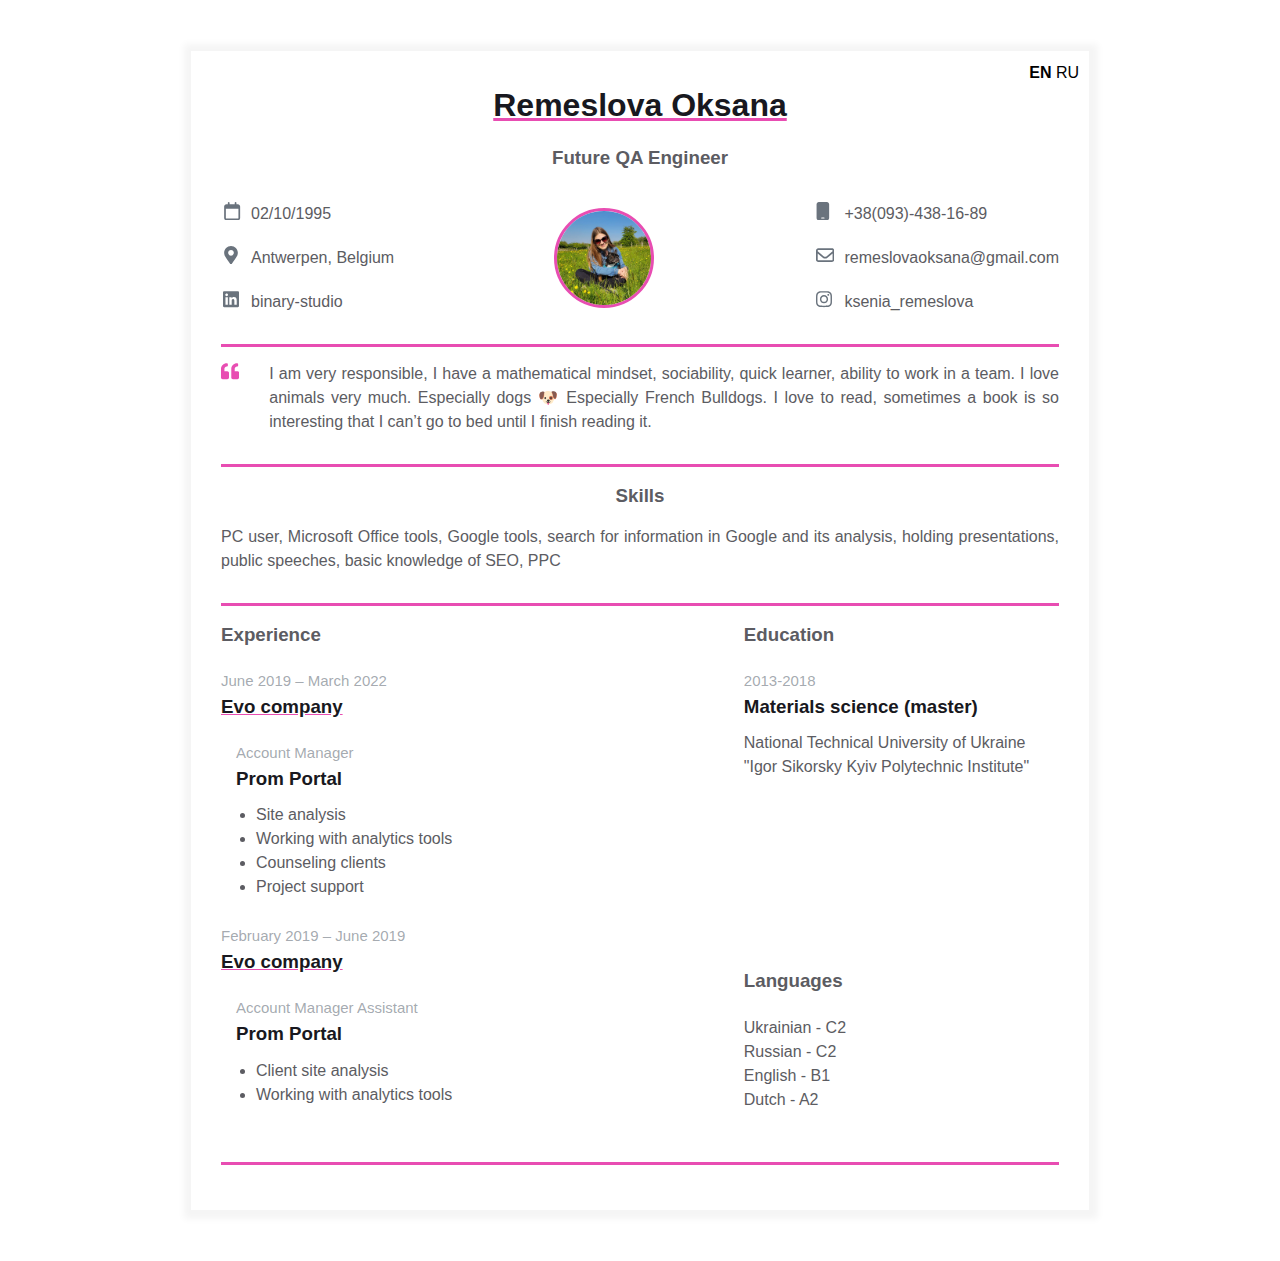
<file: index.html>
<!DOCTYPE html>
<html>

<head>
  <link rel="stylesheet" href="styles.css">
  <meta name="viewport" content="width=device-width, initial-scale=1" />
  <meta charset="UTF-8" />
  <title>Resume Remeslova Oksana</title>
</head>

<body>
  <main>
    <div class="resume">
      <div class="navigation">
        <span class="navigation__current">EN</span>
        <a class="navigation__next" href="./RU/index.html">RU</a>
      </div>
      <div class="container">
        <div class="resume__block">
          <h1 class="contact-info__header">Remeslova Oksana</h1>
          <h3 class="contact-info__sub-header">Future QA Engineer</h3>
          <div class="contact_info_container fh">
            <div class="contact-info__block">
              <a href="https://tenor.com/bVdfo.gif" target="_blank" rel="author" class="contact-info__item">
                <div class="contact-info__item-icon-wrapper">
                  <svg class="contact-info__item-icon" xmlns="http://www.w3.org/2000/svg" viewBox="0 0 384 512">
                    <path
                      d="M152 64H296V24C296 10.75 306.7 0 320 0C333.3 0 344 10.75 344 24V64H384C419.3 64 448 92.65 448 128V448C448 483.3 419.3 512 384 512H64C28.65 512 0 483.3 0 448V128C0 92.65 28.65 64 64 64H104V24C104 10.75 114.7 0 128 0C141.3 0 152 10.75 152 24V64zM48 448C48 456.8 55.16 464 64 464H384C392.8 464 400 456.8 400 448V192H48V448z">
                    </path>
                  </svg>
                </div>
                <span>02/10/1995</span>
              </a>
              <a href="https://goo.gl/maps/hW6G6xXFYZ78XJX27" target="_blank" rel="author" class="contact-info__item">
                <div class="contact-info__item-icon-wrapper">
                  <svg class="contact-info__item-icon" xmlns="http://www.w3.org/2000/svg" viewBox="0 0 384 512">
                    <path
                      d="M172.268 501.67C26.97 291.031 0 269.413 0 192 0 85.961 85.961 0 192 0s192 85.961 192 192c0 77.413-26.97 99.031-172.268 309.67-9.535 13.774-29.93 13.773-39.464 0zM192 272c44.183 0 80-35.817 80-80s-35.817-80-80-80-80 35.817-80 80 35.817 80 80 80z">
                    </path>
                  </svg>
                </div>
                <span>Antwerpen, Belgium</span>
              </a>
              <a href="https://ua.linkedin.com/company/binary-studio_241166" rel="author" class="contact-info__item">
                <div class="contact-info__item-icon-wrapper">
                  <svg class="contact-info__item-icon" xmlns="http://www.w3.org/2000/svg" viewBox="0 0 448 512">
                    <path
                      d="M416 32H31.9C14.3 32 0 46.5 0 64.3v383.4C0 465.5 14.3 480 31.9 480H416c17.6 0 32-14.5 32-32.3V64.3c0-17.8-14.4-32.3-32-32.3zM135.4 416H69V202.2h66.5V416zm-33.2-243c-21.3 0-38.5-17.3-38.5-38.5S80.9 96 102.2 96c21.2 0 38.5 17.3 38.5 38.5 0 21.3-17.2 38.5-38.5 38.5zm282.1 243h-66.4V312c0-24.8-.5-56.7-34.5-56.7-34.6 0-39.9 27-39.9 54.9V416h-66.4V202.2h63.7v29.2h.9c8.9-16.8 30.6-34.5 62.9-34.5 67.2 0 79.7 44.3 79.7 101.9V416z">
                    </path>
                  </svg>
                </div>
                <span>binary-studio</span>
              </a>
            </div>
            <div class="contact-info__block contact-info__block--center">
              <img class="contact-info__avatar" src="assets/avatar.jpeg" alt="Avatar">
            </div>
            <div class="contact-info__block">
              <a href="tel:+380934381689" rel="author" class="contact-info__item">
                <div class="contact-info__item-icon-wrapper">
                  <svg class="contact-info__item-icon" xmlns="http://www.w3.org/2000/svg" viewBox="0 0 448 512">
                    <path
                      d="M80 0C44.7 0 16 28.7 16 64V448c0 35.3 28.7 64 64 64H304c35.3 0 64-28.7 64-64V64c0-35.3-28.7-64-64-64H80zm80 432h64c8.8 0 16 7.2 16 16s-7.2 16-16 16H160c-8.8 0-16-7.2-16-16s7.2-16 16-16z">
                    </path>
                  </svg>
                </div>
                <span>+38(093)-438-16-89</span>
              </a>
              <a href="mailto:remeslovaoksana@gmail.com" rel="author" class="contact-info__item">
                <div class="contact-info__item-icon-wrapper">
                  <svg class="contact-info__item-icon" xmlns="http://www.w3.org/2000/svg" viewBox="0 0 448 512">
                    <path
                      d="M64 112c-8.8 0-16 7.2-16 16v22.1L220.5 291.7c20.7 17 50.4 17 71.1 0L464 150.1V128c0-8.8-7.2-16-16-16H64zM48 212.2V384c0 8.8 7.2 16 16 16H448c8.8 0 16-7.2 16-16V212.2L322 328.8c-38.4 31.5-93.7 31.5-132 0L48 212.2zM0 128C0 92.7 28.7 64 64 64H448c35.3 0 64 28.7 64 64V384c0 35.3-28.7 64-64 64H64c-35.3 0-64-28.7-64-64V128z">
                    </path>
                  </svg>
                </div>
                <span>remeslovaoksana@gmail.com</span>
              </a>
              <a href="https://www.instagram.com/ksenia_remeslova/" target="_blank" rel="author"
                class="contact-info__item">
                <div class="contact-info__item-icon-wrapper">
                  <svg class="contact-info__item-icon" xmlns="http://www.w3.org/2000/svg" viewBox="0 0 448 512">
                    <path
                      d="M224.1 141c-63.6 0-114.9 51.3-114.9 114.9s51.3 114.9 114.9 114.9S339 319.5 339 255.9 287.7 141 224.1 141zm0 189.6c-41.1 0-74.7-33.5-74.7-74.7s33.5-74.7 74.7-74.7 74.7 33.5 74.7 74.7-33.6 74.7-74.7 74.7zm146.4-194.3c0 14.9-12 26.8-26.8 26.8-14.9 0-26.8-12-26.8-26.8s12-26.8 26.8-26.8 26.8 12 26.8 26.8zm76.1 27.2c-1.7-35.9-9.9-67.7-36.2-93.9-26.2-26.2-58-34.4-93.9-36.2-37-2.1-147.9-2.1-184.9 0-35.8 1.7-67.6 9.9-93.9 36.1s-34.4 58-36.2 93.9c-2.1 37-2.1 147.9 0 184.9 1.7 35.9 9.9 67.7 36.2 93.9s58 34.4 93.9 36.2c37 2.1 147.9 2.1 184.9 0 35.9-1.7 67.7-9.9 93.9-36.2 26.2-26.2 34.4-58 36.2-93.9 2.1-37 2.1-147.8 0-184.8zM398.8 388c-7.8 19.6-22.9 34.7-42.6 42.6-29.5 11.7-99.5 9-132.1 9s-102.7 2.6-132.1-9c-19.6-7.8-34.7-22.9-42.6-42.6-11.7-29.5-9-99.5-9-132.1s-2.6-102.7 9-132.1c7.8-19.6 22.9-34.7 42.6-42.6 29.5-11.7 99.5-9 132.1-9s102.7-2.6 132.1 9c19.6 7.8 34.7 22.9 42.6 42.6 11.7 29.5 9 99.5 9 132.1s2.7 102.7-9 132.1z">
                    </path>
                  </svg>
                </div>
                <span>ksenia_remeslova</span>
              </a>
            </div>
          </div>
        </div>
      </div>
      <div class="container">
        <div class="resume__block">
          <div class="intro">
            <div class="intro__icon-wrapper">
              <svg class="intro__icon" xmlns="http://www.w3.org/2000/svg" viewBox="0 0 512 512">
                <path
                  d="M464 256h-80v-64c0-35.3 28.7-64 64-64h8c13.3 0 24-10.7 24-24V56c0-13.3-10.7-24-24-24h-8c-88.4 0-160 71.6-160 160v240c0 26.5 21.5 48 48 48h128c26.5 0 48-21.5 48-48V304c0-26.5-21.5-48-48-48zm-288 0H96v-64c0-35.3 28.7-64 64-64h8c13.3 0 24-10.7 24-24V56c0-13.3-10.7-24-24-24h-8C71.6 32 0 103.6 0 192v240c0 26.5 21.5 48 48 48h128c26.5 0 48-21.5 48-48V304c0-26.5-21.5-48-48-48z">
                </path>
              </svg>
            </div>
            <p class="intro_text">
              I am very responsible, I have a mathematical mindset, sociability, quick learner, ability to work in a
              team.
              I love animals very much. Especially dogs &#128054; Especially French Bulldogs.
              I love to read, sometimes a book is so interesting that I can’t go to bed until I finish reading it.
            </p>
          </div>
        </div>
      </div>
      <div class="container">
        <div class="resume__block">
          <div class="skills">
            <h3 class="skills__header">Skills</h3>
            <p class="skills__text">
              PC user, Microsoft Office tools, Google tools, search for information in Google and its analysis, holding
              presentations, public speeches,
              basic knowledge of SEO, PPC
            </p>
          </div>
        </div>
      </div>
      <div class="container">
        <div class="resume__block">
          <div class="main-info fh">
            <div class="experiences">
              <h3 class="experiences__header">Experience</h3>
              <div class="experiences__company">
                <div class="experiences__company-header">
                  <span class="experiences__company-header-durability">June 2019 – March 2022</span>
                  <h3 class="experiences__company-header-name">Evo company</h3>
                </div>
                <div class="experiences__company-project">
                  <span class="experiences__company-project-role">Account Manager</span>
                  <h3 class="experiences__company-project-name">Prom Portal</h3>
                  <ul class="experiences__company-project-responsibilities">
                    <li>Site analysis</li>
                    <li>Working with analytics tools</li>
                    <li>Counseling clients</li>
                    <li>Project support</li>
                  </ul>
                </div>
              </div>
              <div class="experiences__company">
                <div class="experiences__company-header">
                  <span class="experiences__company-header-durability">February 2019 – June 2019</span>
                  <h3 class="experiences__company-header-name">Evo company</h3>
                </div>
                <div class="experiences__company-project">
                  <span class="experiences__company-project-role">Account Manager Assistant</span>
                  <h3 class="experiences__company-project-name">Prom Portal</h3>
                  <ul class="experiences__company-project-responsibilities">
                    <li>Client site analysis</li>
                    <li>Working with analytics tools</li>
                  </ul>
                </div>
              </div>
            </div>
            <div class="additional-info fv">
              <div class="additional-info__education">
                <h3 class="additional-info__education-header">Education</h3>
                <div class="additional-info__education-university">
                  <span class="additional-info__education-university-durability">2013-2018</span>
                  <h3 class="additional-info__education-university-speciality">Materials science (master)</h3>
                  <p class="additional-info__education-university-name">National Technical University of Ukraine "Igor
                    Sikorsky Kyiv Polytechnic Institute"
                  </p>
                </div>
              </div>
              <div class="additional-info__languages">
                <h3 class="additional-info__languages-header">Languages</h3>
                <p class="additional-info__languages-item">
                  Ukrainian - С2
                </p>
                <p class="additional-info__languages-item">
                  Russian - С2
                </p>
                <p class="additional-info__languages-item">
                  English - B1
                </p>
                <p class="additional-info__languages-item">
                  Dutch - A2
                </p>
              </div>
            </div>
          </div>
        </div>
      </div>
    </div>
  </main>

</body>

</html>
</file>
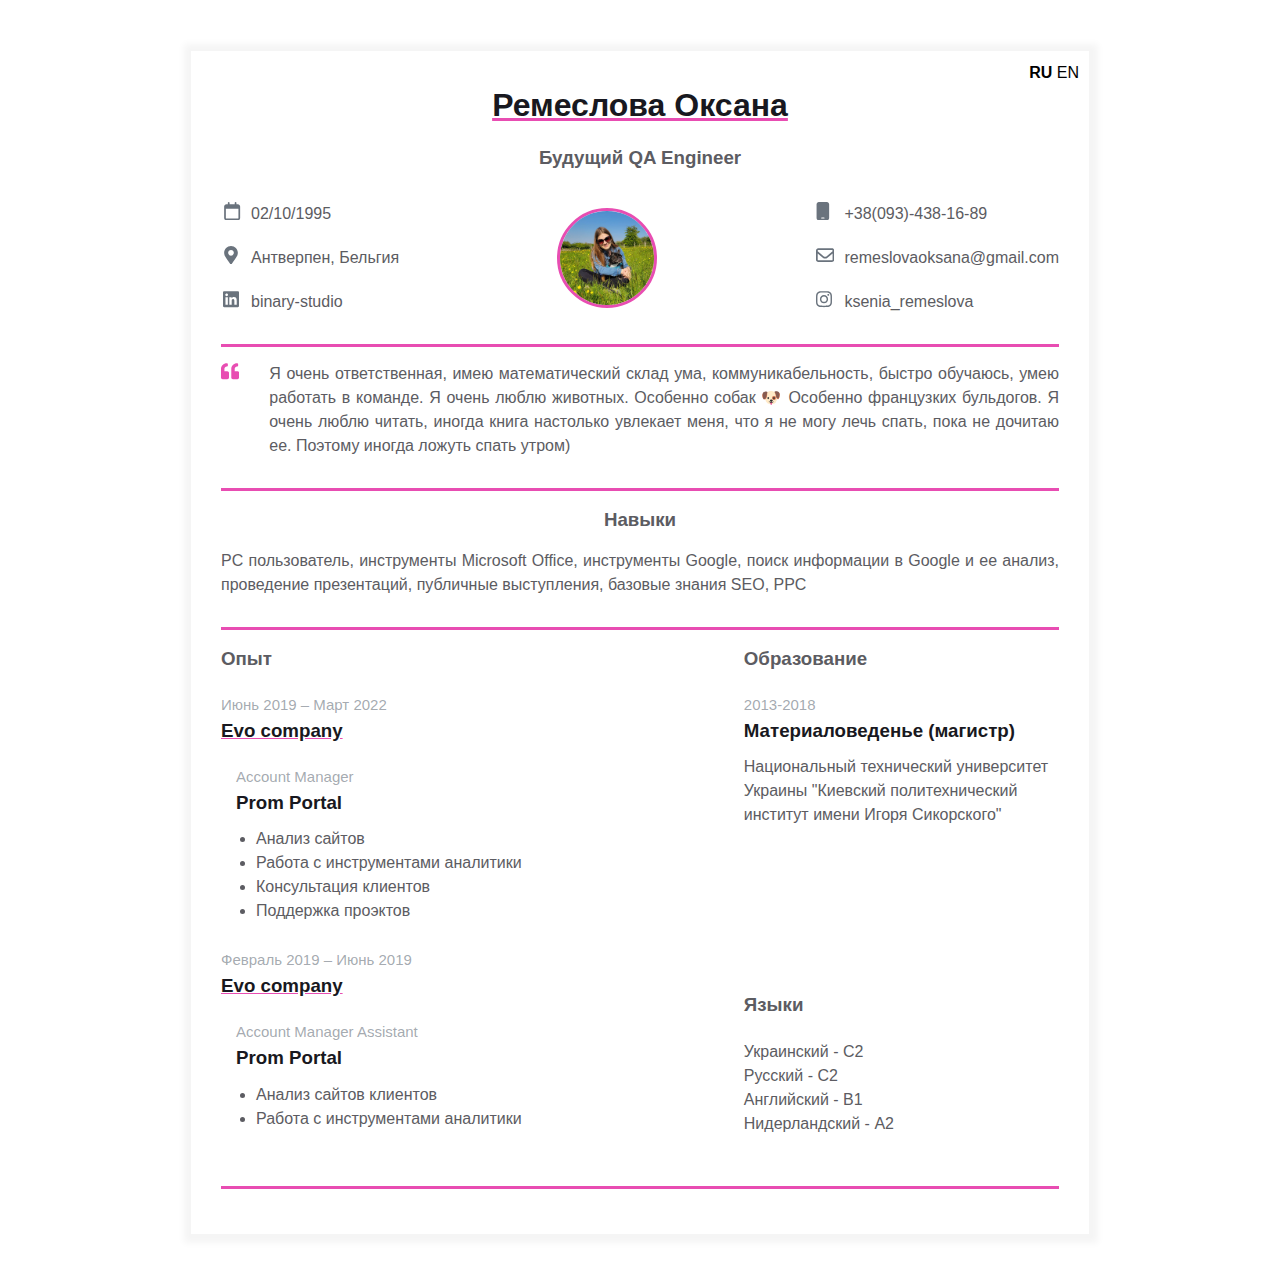
<file: RU/index.html>
<!DOCTYPE html>
<html>

<head>
  <link rel="stylesheet" href="../styles.css">
  <meta name="viewport" content="width=device-width, initial-scale=1" />
  <meta charset="UTF-8" />
  <title>Resume Remeslova Oksana</title>
</head>

<body>
  <main>
    <div class="resume">
      <div class="navigation">
        <span class="navigation__current">RU</span>
        <a class="navigation__next" href="../index.html">EN</a>
      </div>
      <div class="container">
        <div class="resume__block">
          <h1 class="contact-info__header">Ремеслова Оксана</h1>
          <h3 class="contact-info__sub-header">Будущий QA Engineer</h3>
          <div class="contact_info_container fh">
            <div class="contact-info__block">
              <a href="https://tenor.com/bVdfo.gif" target="_blank" rel="author" class="contact-info__item">
                <div class="contact-info__item-icon-wrapper">
                  <svg class="contact-info__item-icon" xmlns="http://www.w3.org/2000/svg" viewBox="0 0 384 512">
                    <path
                      d="M152 64H296V24C296 10.75 306.7 0 320 0C333.3 0 344 10.75 344 24V64H384C419.3 64 448 92.65 448 128V448C448 483.3 419.3 512 384 512H64C28.65 512 0 483.3 0 448V128C0 92.65 28.65 64 64 64H104V24C104 10.75 114.7 0 128 0C141.3 0 152 10.75 152 24V64zM48 448C48 456.8 55.16 464 64 464H384C392.8 464 400 456.8 400 448V192H48V448z">
                    </path>
                  </svg>
                </div>
                <span>02/10/1995</span>
              </a>
              <a href="https://goo.gl/maps/hW6G6xXFYZ78XJX27" target="_blank" rel="author" class="contact-info__item">
                <div class="contact-info__item-icon-wrapper">
                  <svg class="contact-info__item-icon" xmlns="http://www.w3.org/2000/svg" viewBox="0 0 384 512">
                    <path
                      d="M172.268 501.67C26.97 291.031 0 269.413 0 192 0 85.961 85.961 0 192 0s192 85.961 192 192c0 77.413-26.97 99.031-172.268 309.67-9.535 13.774-29.93 13.773-39.464 0zM192 272c44.183 0 80-35.817 80-80s-35.817-80-80-80-80 35.817-80 80 35.817 80 80 80z">
                    </path>
                  </svg>
                </div>
                <span>Антверпен, Бельгия</span>
              </a>
              <a href="https://ua.linkedin.com/company/binary-studio_241166" rel="author" class="contact-info__item">
                <div class="contact-info__item-icon-wrapper">
                  <svg class="contact-info__item-icon" xmlns="http://www.w3.org/2000/svg" viewBox="0 0 448 512">
                    <path
                      d="M416 32H31.9C14.3 32 0 46.5 0 64.3v383.4C0 465.5 14.3 480 31.9 480H416c17.6 0 32-14.5 32-32.3V64.3c0-17.8-14.4-32.3-32-32.3zM135.4 416H69V202.2h66.5V416zm-33.2-243c-21.3 0-38.5-17.3-38.5-38.5S80.9 96 102.2 96c21.2 0 38.5 17.3 38.5 38.5 0 21.3-17.2 38.5-38.5 38.5zm282.1 243h-66.4V312c0-24.8-.5-56.7-34.5-56.7-34.6 0-39.9 27-39.9 54.9V416h-66.4V202.2h63.7v29.2h.9c8.9-16.8 30.6-34.5 62.9-34.5 67.2 0 79.7 44.3 79.7 101.9V416z">
                    </path>
                  </svg>
                </div>
                <span>binary-studio</span>
              </a>
            </div>
            <div class="contact-info__block contact-info__block--center">
              <img class="contact-info__avatar" src="../assets/avatar.jpeg" alt="Avatar">
            </div>
            <div class="contact-info__block">
              <a href="tel:+380934381689" rel="author" class="contact-info__item">
                <div class="contact-info__item-icon-wrapper">
                  <svg class="contact-info__item-icon" xmlns="http://www.w3.org/2000/svg" viewBox="0 0 448 512">
                    <path
                      d="M80 0C44.7 0 16 28.7 16 64V448c0 35.3 28.7 64 64 64H304c35.3 0 64-28.7 64-64V64c0-35.3-28.7-64-64-64H80zm80 432h64c8.8 0 16 7.2 16 16s-7.2 16-16 16H160c-8.8 0-16-7.2-16-16s7.2-16 16-16z">
                    </path>
                  </svg>
                </div>
                <span>+38(093)-438-16-89</span>
              </a>
              <a href="mailto:remeslovaoksana@gmail.com" rel="author" class="contact-info__item">
                <div class="contact-info__item-icon-wrapper">
                  <svg class="contact-info__item-icon" xmlns="http://www.w3.org/2000/svg" viewBox="0 0 448 512">
                    <path
                      d="M64 112c-8.8 0-16 7.2-16 16v22.1L220.5 291.7c20.7 17 50.4 17 71.1 0L464 150.1V128c0-8.8-7.2-16-16-16H64zM48 212.2V384c0 8.8 7.2 16 16 16H448c8.8 0 16-7.2 16-16V212.2L322 328.8c-38.4 31.5-93.7 31.5-132 0L48 212.2zM0 128C0 92.7 28.7 64 64 64H448c35.3 0 64 28.7 64 64V384c0 35.3-28.7 64-64 64H64c-35.3 0-64-28.7-64-64V128z">
                    </path>
                  </svg>
                </div>
                <span>remeslovaoksana@gmail.com</span>
              </a>
              <a href="https://www.instagram.com/ksenia_remeslova/" target="_blank" rel="author"
                class="contact-info__item">
                <div class="contact-info__item-icon-wrapper">
                  <svg class="contact-info__item-icon" xmlns="http://www.w3.org/2000/svg" viewBox="0 0 448 512">
                    <path
                      d="M224.1 141c-63.6 0-114.9 51.3-114.9 114.9s51.3 114.9 114.9 114.9S339 319.5 339 255.9 287.7 141 224.1 141zm0 189.6c-41.1 0-74.7-33.5-74.7-74.7s33.5-74.7 74.7-74.7 74.7 33.5 74.7 74.7-33.6 74.7-74.7 74.7zm146.4-194.3c0 14.9-12 26.8-26.8 26.8-14.9 0-26.8-12-26.8-26.8s12-26.8 26.8-26.8 26.8 12 26.8 26.8zm76.1 27.2c-1.7-35.9-9.9-67.7-36.2-93.9-26.2-26.2-58-34.4-93.9-36.2-37-2.1-147.9-2.1-184.9 0-35.8 1.7-67.6 9.9-93.9 36.1s-34.4 58-36.2 93.9c-2.1 37-2.1 147.9 0 184.9 1.7 35.9 9.9 67.7 36.2 93.9s58 34.4 93.9 36.2c37 2.1 147.9 2.1 184.9 0 35.9-1.7 67.7-9.9 93.9-36.2 26.2-26.2 34.4-58 36.2-93.9 2.1-37 2.1-147.8 0-184.8zM398.8 388c-7.8 19.6-22.9 34.7-42.6 42.6-29.5 11.7-99.5 9-132.1 9s-102.7 2.6-132.1-9c-19.6-7.8-34.7-22.9-42.6-42.6-11.7-29.5-9-99.5-9-132.1s-2.6-102.7 9-132.1c7.8-19.6 22.9-34.7 42.6-42.6 29.5-11.7 99.5-9 132.1-9s102.7-2.6 132.1 9c19.6 7.8 34.7 22.9 42.6 42.6 11.7 29.5 9 99.5 9 132.1s2.7 102.7-9 132.1z">
                    </path>
                  </svg>
                </div>
                <span>ksenia_remeslova</span>
              </a>
            </div>
          </div>
        </div>
      </div>
      <div class="container">
        <div class="resume__block">
          <div class="intro">
            <div class="intro__icon-wrapper">
              <svg class="intro__icon" xmlns="http://www.w3.org/2000/svg" viewBox="0 0 512 512">
                <path
                  d="M464 256h-80v-64c0-35.3 28.7-64 64-64h8c13.3 0 24-10.7 24-24V56c0-13.3-10.7-24-24-24h-8c-88.4 0-160 71.6-160 160v240c0 26.5 21.5 48 48 48h128c26.5 0 48-21.5 48-48V304c0-26.5-21.5-48-48-48zm-288 0H96v-64c0-35.3 28.7-64 64-64h8c13.3 0 24-10.7 24-24V56c0-13.3-10.7-24-24-24h-8C71.6 32 0 103.6 0 192v240c0 26.5 21.5 48 48 48h128c26.5 0 48-21.5 48-48V304c0-26.5-21.5-48-48-48z">
                </path>
              </svg>
            </div>
            <p class="intro_text">
              Я очень ответственная, имею математический склад ума, коммуникабельность, быстро обучаюсь, умею
              работать в команде.
              Я очень люблю животных. Особенно собак &#128054; Особенно французких бульдогов.
              Я очень люблю читать, иногда книга настолько увлекает меня, что я не могу лечь спать, пока не дочитаю ее.
              Поэтому иногда ложуть спать утром)
            </p>
          </div>
        </div>
      </div>
      <div class="container">
        <div class="resume__block">
          <div class="skills">
            <h3 class="skills__header">Навыки</h3>
            <p class="skills__text">
              PC пользователь, инструменты Microsoft Office, инструменты Google, поиск информации в Google и ее анализ,
              проведение презентаций, публичные выступления, базовые знания SEO, PPC
            </p>
          </div>
        </div>
      </div>
      <div class="container">
        <div class="resume__block">
          <div class="main-info fh">
            <div class="experiences">
              <h3 class="experiences__header">Опыт</h3>
              <div class="experiences__company">
                <div class="experiences__company-header">
                  <span class="experiences__company-header-durability">Июнь 2019 – Март 2022</span>
                  <h3 class="experiences__company-header-name">Evo company</h3>
                </div>
                <div class="experiences__company-project">
                  <span class="experiences__company-project-role">Account Manager</span>
                  <h3 class="experiences__company-project-name">Prom Portal</h3>
                  <ul class="experiences__company-project-responsibilities">
                    <li>Анализ сайтов</li>
                    <li>Работа с инструментами аналитики</li>
                    <li>Консультация клиентов</li>
                    <li>Поддержка проэктов</li>
                  </ul>
                </div>
              </div>
              <div class="experiences__company">
                <div class="experiences__company-header">
                  <span class="experiences__company-header-durability">Февраль 2019 – Июнь 2019</span>
                  <h3 class="experiences__company-header-name">Evo company</h3>
                </div>
                <div class="experiences__company-project">
                  <span class="experiences__company-project-role">Account Manager Assistant</span>
                  <h3 class="experiences__company-project-name">Prom Portal</h3>
                  <ul class="experiences__company-project-responsibilities">
                    <li>Анализ сайтов клиентов</li>
                    <li>Работа с инструментами аналитики</li>
                  </ul>
                </div>
              </div>
            </div>
            <div class="additional-info fv">
              <div class="additional-info__education">
                <h3 class="additional-info__education-header">Образование</h3>
                <div class="additional-info__education-university">
                  <span class="additional-info__education-university-durability">2013-2018</span>
                  <h3 class="additional-info__education-university-speciality">Материаловеденье (магистр)</h3>
                  <p class="additional-info__education-university-name">Национальный технический университет Украины
                    "Киевский политехнический институт имени Игоря Сикорского"
                  </p>
                </div>
              </div>
              <div class="additional-info__languages">
                <h3 class="additional-info__languages-header">Языки</h3>
                <p class="additional-info__languages-item">
                  Украинский - С2
                </p>
                <p class="additional-info__languages-item">
                  Русский - С2
                </p>
                <p class="additional-info__languages-item">
                  Английский - B1
                </p>
                <p class="additional-info__languages-item">
                  Нидерландский - A2
                </p>
              </div>
            </div>
          </div>
        </div>
      </div>
    </div>
  </main>

</body>

</html>
</file>
<file: styles.css>
/* GENERAL STYLES */
* {
    margin: 0;
    padding: 0;
    box-sizing: border-box;
}

body {
    font-family: Arial, Helvetica, sans-serif;
    line-height: 1.5;

    --primary-text-color: #181820;
    --secondary-text-color: #5c5c62;
    --durability-text-color: #6a737d9c;
    --icon-color: #6a737d;
    --border-color: #e00d96bc;
    --text-decoration-color: #e00d96bc;
}

.container {
    margin: 0 auto;
    padding: 0 30px;
    max-width: 900px;
}

.fh {
    display: flex;
    flex-direction: row;
    justify-content: space-between;
}

.fv {
    display: flex;
    flex-direction: column;
    justify-content: space-between;
}

.resume {
    position: relative;
    margin: 50px auto;
    border: 1px solid #f5f5f5;
    box-shadow: 1px 1px 7px 7px #f5f5f5;
    padding: 30px 0;
    max-width: 900px;
}

.resume__block {
    border-bottom: 3px solid var(--border-color);
    padding-bottom: 30px;
    margin-bottom: 15px;
}

@media screen and (max-width: 576px) {

    .main-info,
    .contact_info_container {
        flex-direction: column;
    }

    .contact_info_container {
        align-items: center;
    }

    .contact-info__block:not(:last-child) {
        margin-bottom: 20px;
    }

    .experiences {
        margin-right: 0;
    }
}

/* CONTACT INFO STYLES */
.contact-info__header,
.contact-info__sub-header {
    text-align: center;
}

.contact-info__header {
    color: var(--primary-text-color);
    margin-bottom: 15px;
    text-decoration-color: var(--text-decoration-color);
    text-decoration-line: underline;
}

.contact-info__sub-header {
    color: var(--secondary-text-color);
    margin-bottom: 30px;
}

.contact-info__block {
    display: flex;
    flex-direction: column;
    justify-content: space-between;
}

.contact-info__block--center {
    justify-content: center;
}

.contact-info__item {
    color: var(--secondary-text-color);
    text-decoration: none;
    display: flex;
    justify-content: start;
}

.contact-info__item:not(:last-child) {
    margin-bottom: 20px;
}

.contact-info__item-icon-wrapper {
    margin-right: 10px;
    width: 20px;
    display: flex;
    justify-content: center;
}

.contact-info__item-icon path {
    fill: var(--icon-color);
}

.contact-info__item-icon {
    width: 100%;
    height: 1.1428rem;
    vertical-align: text-bottom;
}

.contact-info__avatar {
    border-radius: 50%;
    width: 100px;
    height: 100px;
    object-fit: cover;
    border: 3px solid;
    border-color: var(--text-decoration-color);
}

/* INTRO AND SKILLS STYLES */
.intro {
    display: flex;
    justify-content: start;
}

.intro__icon-wrapper {
    margin-right: 30px;
    width: 30px;
    display: flex;
    justify-content: center;
}

.intro__icon {
    height: 1.1428rem;
    vertical-align: text-bottom;
}

.intro__icon path {
    fill: var(--text-decoration-color);
}

.intro_text {
    color: var(--secondary-text-color);
    text-align: justify;
}

.skills__header {
    color: var(--secondary-text-color);
    text-align: center;
    margin-bottom: 15px;
}

.skills__text {
    color: var(--secondary-text-color);
    text-align: justify;
}

/* EXPERIENCE AND ADDITIONAL INFO STYLES */
.experiences {
    flex: 1 1 60%;
    margin-right: 50px;
}

.experiences__header {
    color: var(--secondary-text-color);
    text-align: left;
    margin-bottom: 20px;
}

.experiences__company-header-durability {
    color: var(--durability-text-color);
    text-align: left;
    margin-bottom: 10px;
    font-size: 15px;
}

.experiences__company-header-name {
    color: var(--primary-text-color);
    text-decoration-color: var(--text-decoration-color);
    text-decoration-line: underline;
    text-align: left;
    margin-bottom: 20px;
}

.experiences__company-project {
    margin-left: 15px;
    margin-bottom: 25px;
}

.experiences__company-project-role {
    color: var(--durability-text-color);
    text-align: left;
    margin-bottom: 10px;
    font-size: 15px;
}

.experiences__company-project-name {
    color: var(--primary-text-color);
    text-align: left;
    margin-bottom: 10px;
}

.experiences__company-project-responsibilities {
    color: var(--secondary-text-color);
    padding-left: 20px;
}

.additional-info {
    flex: 1 1 40%;
}

.additional-info__education {
    margin-bottom: 20px;
}

.additional-info__education-header {
    color: var(--secondary-text-color);
    text-align: left;
    margin-bottom: 20px;
}

.additional-info__education-university-durability {
    color: var(--durability-text-color);
    text-align: left;
    margin-bottom: 10px;
    font-size: 15px;
}

.additional-info__education-university-speciality {
    color: var(--primary-text-color);
    text-align: left;
    margin-bottom: 10px;
}

.additional-info__education-university-name {
    color: var(--secondary-text-color);
}

.additional-info__languages {
    margin-bottom: 20px;
}

.additional-info__languages-header {
    color: var(--secondary-text-color);
    text-align: left;
    margin-bottom: 20px;
}

.additional-info__languages-item {
    color: var(--secondary-text-color);
}

/* NAVIGATION STYLES */
.navigation {
    position: absolute;
    top: 10px;
    right: 10px;
}

.navigation__current {
    font-weight: bold;
}

.navigation__next {
    text-decoration: none;
    color: inherit;
}
</file>
